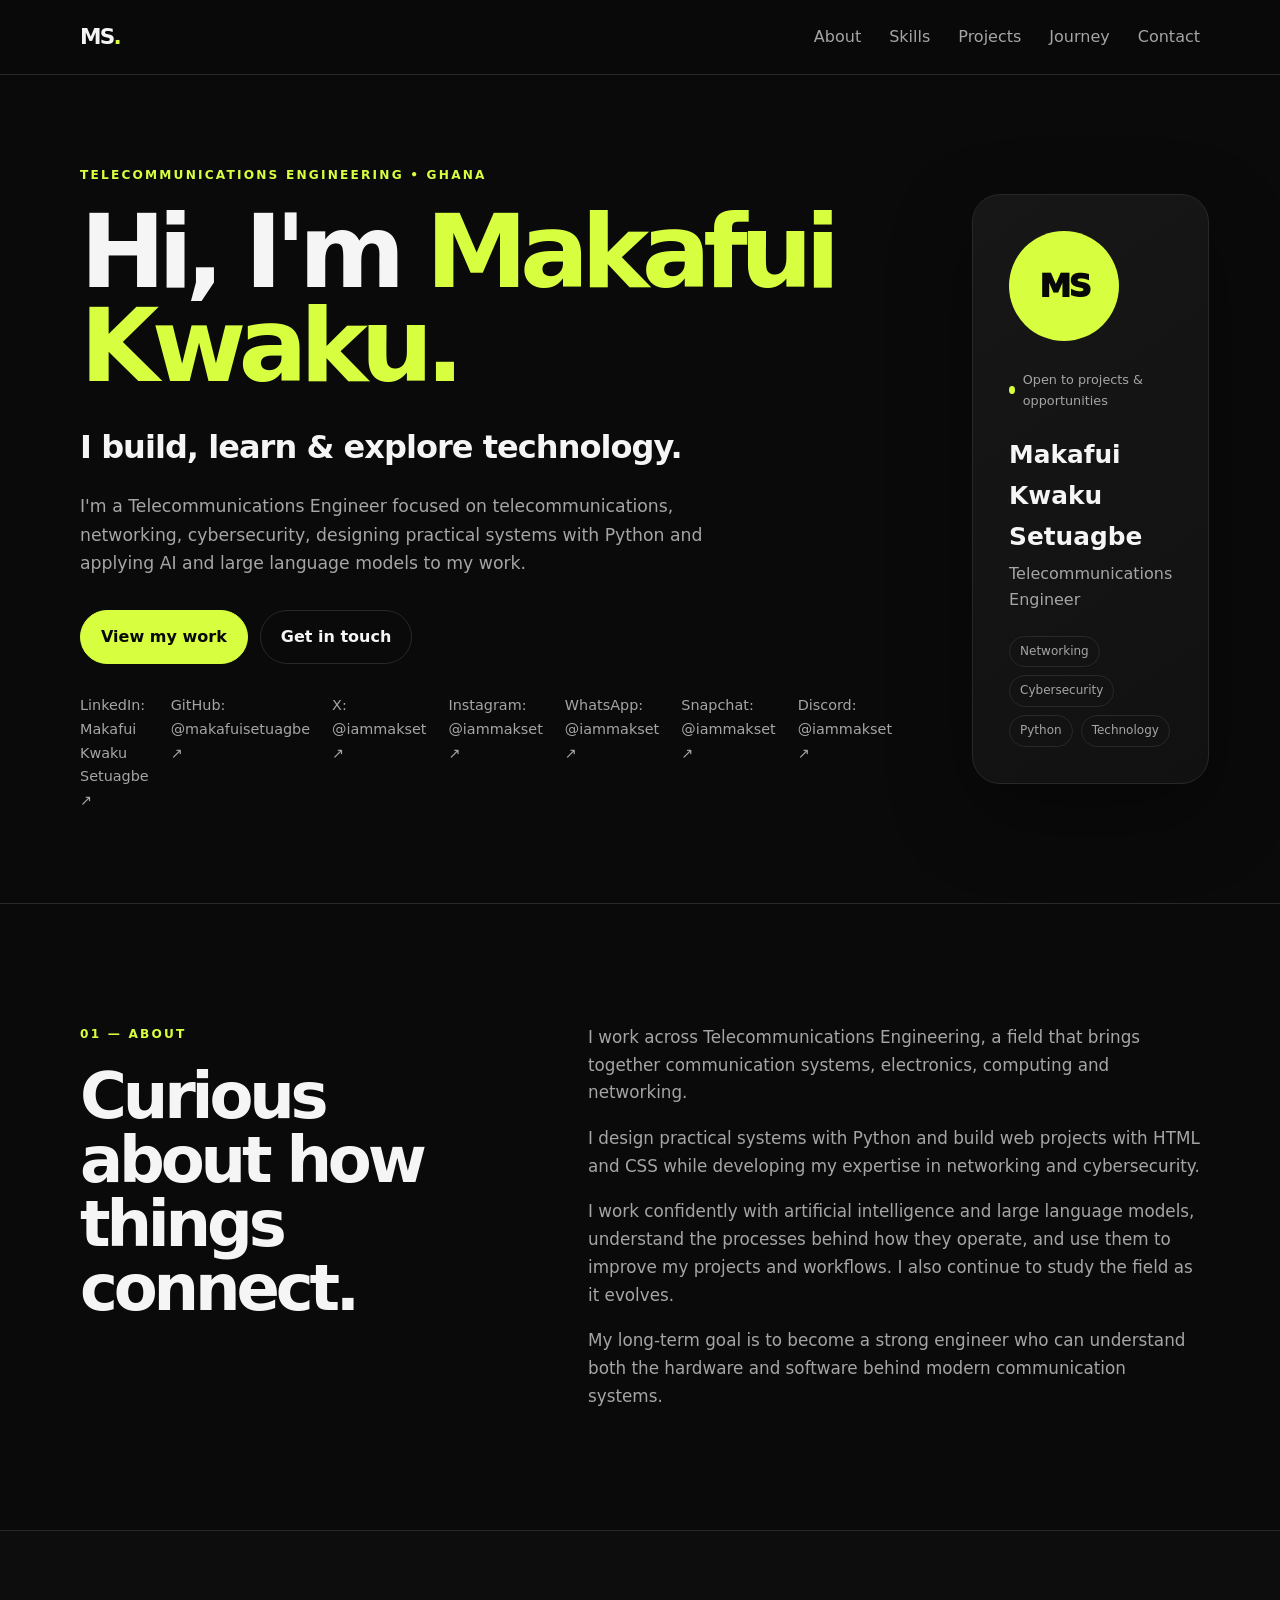
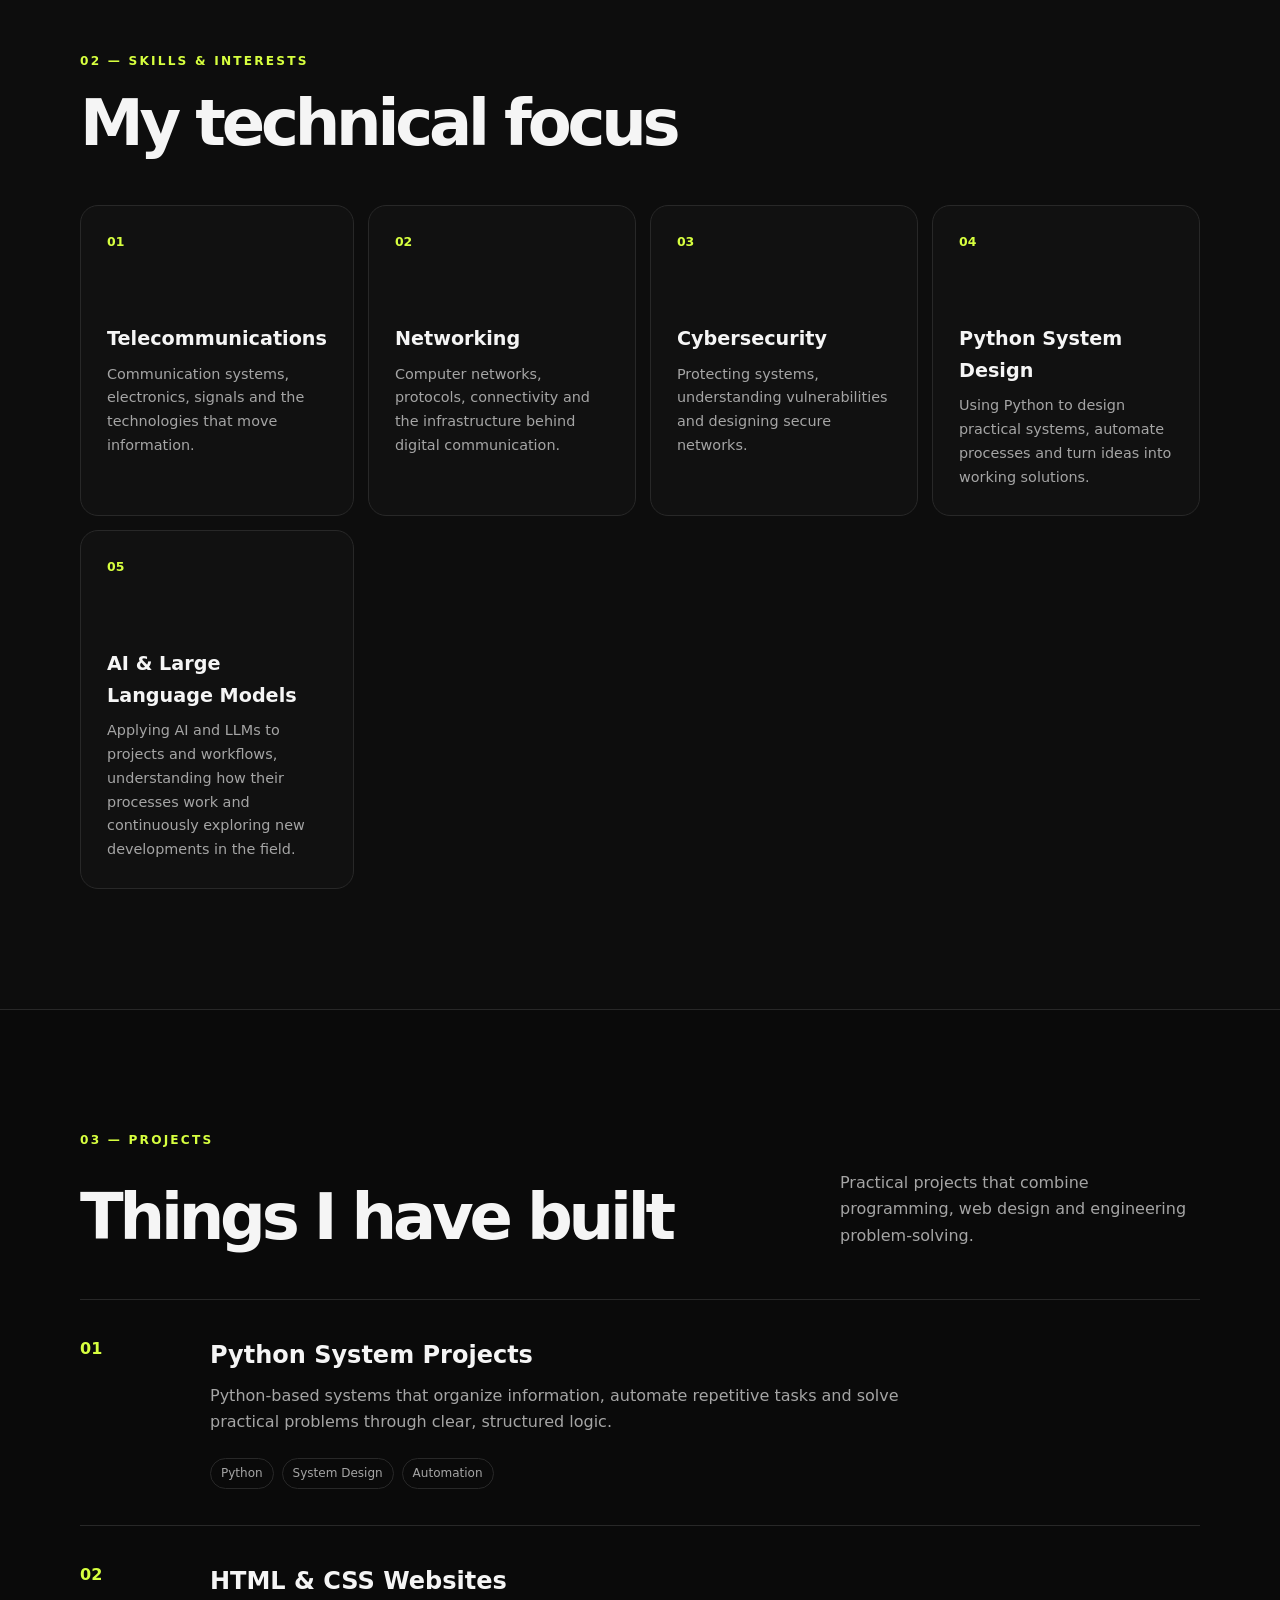
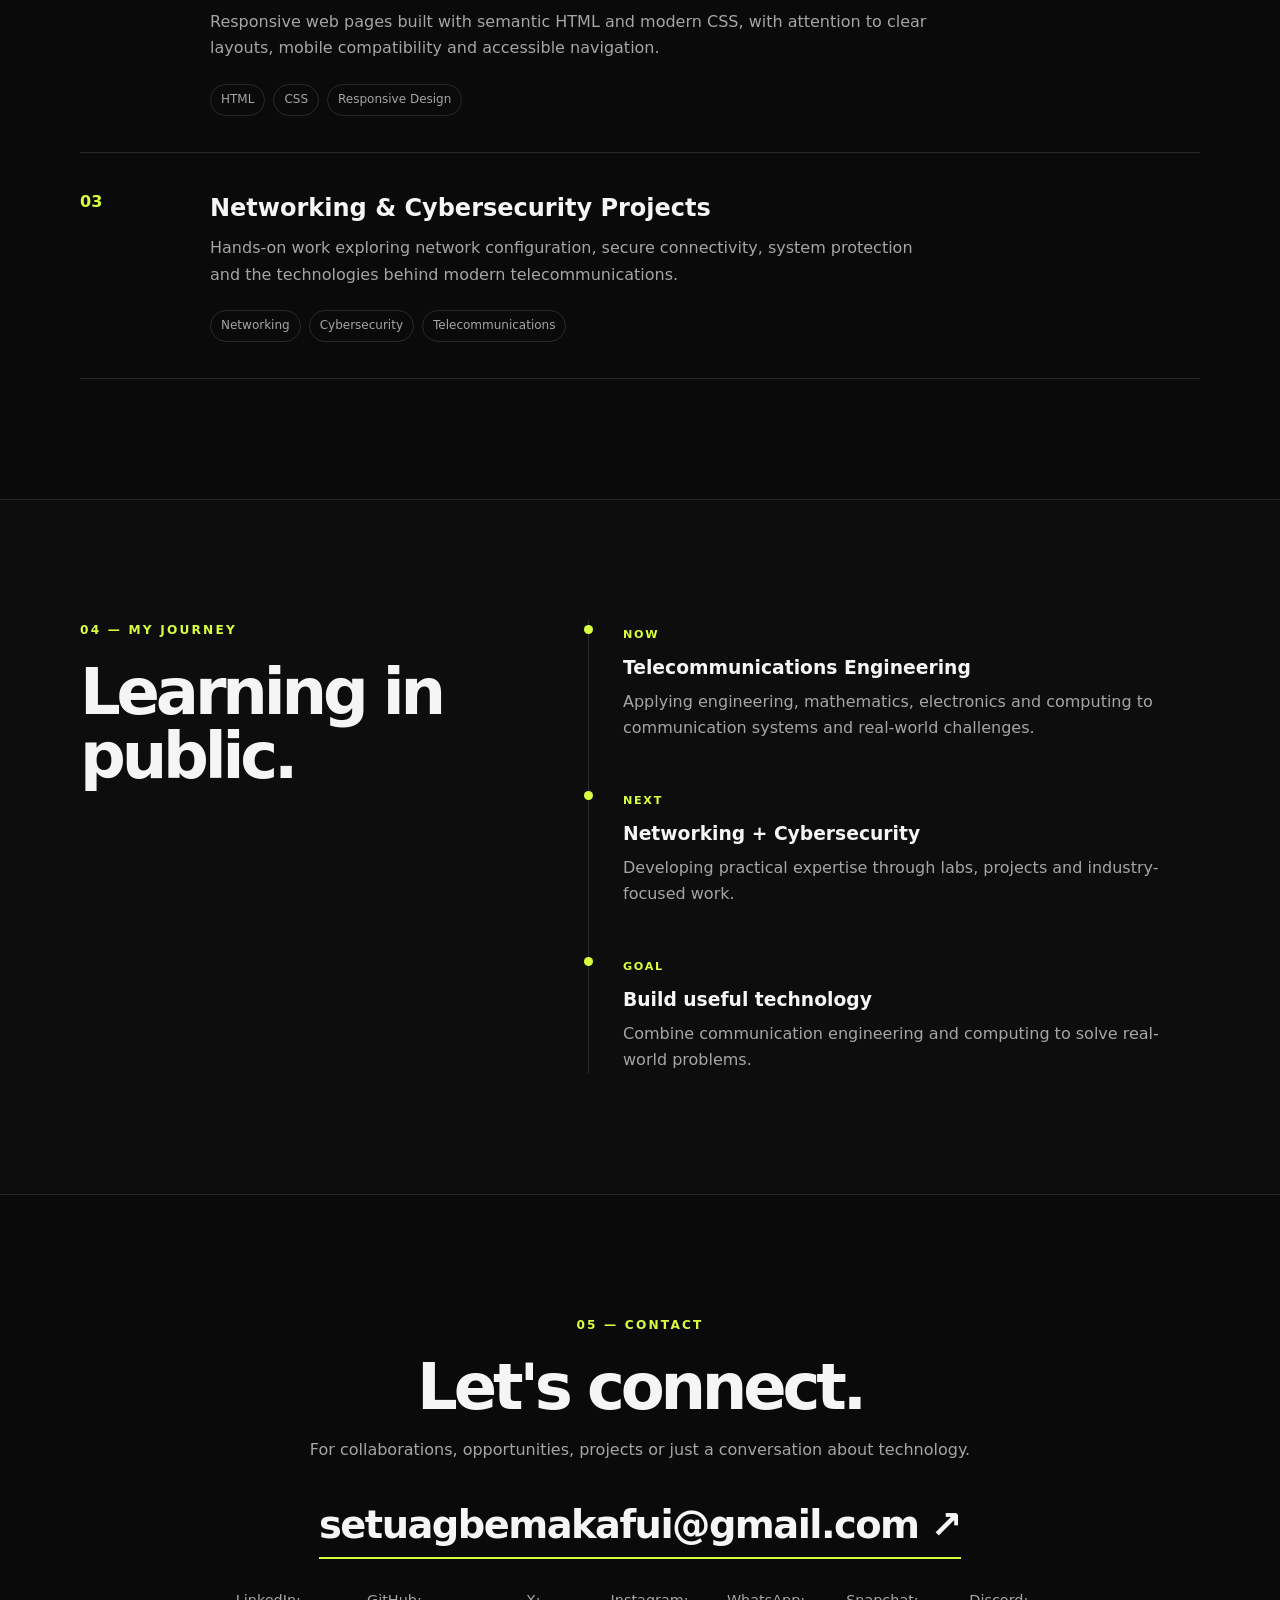
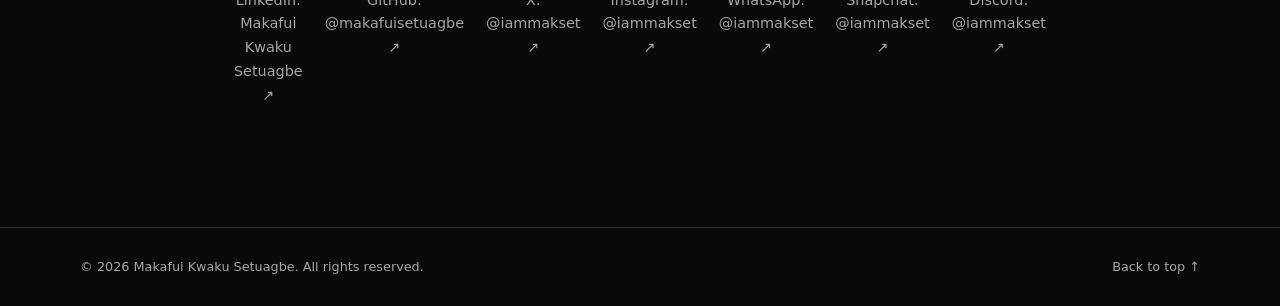
<file: index.html>
<!DOCTYPE html>
<html lang="en">
<head>
  <meta charset="UTF-8">
  <meta name="viewport" content="width=device-width, initial-scale=1.0">
  <title>Makafui Kwaku Setuagbe | Telecommunications Engineer</title>
  <meta name="description" content="Makafui Kwaku Setuagbe is a Telecommunications Engineer in Ghana focused on networking, cybersecurity, Python system design, AI and large language models.">
  <meta name="author" content="Makafui Kwaku Setuagbe">
  <meta name="keywords" content="Makafui Kwaku Setuagbe, Telecommunications Engineering, Networking, Cybersecurity, Python, Artificial Intelligence, AI, Large Language Models, LLMs, Ghana">
  <link rel="canonical" href="https://makafuisetuagbe.github.io/">

  <meta property="og:title" content="Makafui Kwaku Setuagbe | Telecommunications Engineer">
  <meta property="og:description" content="Meet Makafui Kwaku Setuagbe, a Telecommunications Engineer working with networking, cybersecurity, Python systems, AI and large language models.">
  <meta property="og:type" content="website">
  <meta property="og:url" content="https://makafuisetuagbe.github.io/">
  <meta property="og:site_name" content="Makafui Kwaku Setuagbe">

  <meta name="twitter:card" content="summary">
  <meta name="twitter:title" content="Makafui Kwaku Setuagbe | Telecommunications Engineer">
  <meta name="twitter:description" content="Meet Makafui Kwaku Setuagbe, a Telecommunications Engineer working with networking, cybersecurity, Python systems, AI and large language models.">

  <script type="application/ld+json">
  {
    "@context": "https://schema.org",
    "@type": "Person",
    "name": "Makafui Kwaku Setuagbe",
    "url": "https://makafuisetuagbe.github.io/",
    "jobTitle": "Telecommunications Engineer",
    "description": "Telecommunications Engineer focused on telecommunications, networking, cybersecurity, Python system design, artificial intelligence and large language models.",
    "email": "mailto:setuagbemakafui@gmail.com",
    "homeLocation": {
      "@type": "Country",
      "name": "Ghana"
    },
    "sameAs": [
      "https://github.com/makafuisetuagbe",
      "https://x.com/iammakset",
      "https://www.instagram.com/iammakset/",
      "https://www.snapchat.com/add/iammakset",
      "https://wa.me/iammakset"
    ]
  }
  </script>
  <!-- Add the exact LinkedIn profile URL and numeric Discord user-ID link to sameAs when available. -->
  <link rel="stylesheet" href="style.css">
</head>
<body>
  <header class="nav-wrap">
    <nav class="nav container">
      <a class="logo" href="#home">MS<span>.</span></a>
      <button class="menu" aria-label="Open menu">☰</button>
      <div class="nav-links">
        <a href="#about">About</a>
        <a href="#skills">Skills</a>
        <a href="#projects">Projects</a>
        <a href="#journey">Journey</a>
        <a href="#contact">Contact</a>
      </div>
    </nav>
  </header>

  <main>
    <section id="home" class="hero">
      <div class="container hero-grid">
        <div class="hero-copy">
          <p class="eyebrow">TELECOMMUNICATIONS ENGINEERING • GHANA</p>
          <h1>Hi, I'm <span>Makafui Kwaku.</span></h1>
          <h2>I build, learn & explore technology.</h2>
          <p class="lead">
            I'm a Telecommunications Engineer focused on telecommunications, networking,
            cybersecurity, designing practical systems with Python and applying AI and
            large language models to my work.
          </p>
          <div class="actions">
            <a class="btn primary" href="#projects">View my work</a>
            <a class="btn secondary" href="#contact">Get in touch</a>
          </div>
          <div class="quick-links">
            <a href="https://www.linkedin.com/search/results/people/?keywords=Makafui%20Kwaku%20Setuagbe" target="_blank" rel="noopener">LinkedIn: Makafui Kwaku Setuagbe ↗</a>
            <a href="https://github.com/makafuisetuagbe" target="_blank" rel="noopener">GitHub: @makafuisetuagbe ↗</a>
            <a href="https://x.com/iammakset" target="_blank" rel="noopener">X: @iammakset ↗</a>
            <a href="https://www.instagram.com/iammakset/" target="_blank" rel="noopener">Instagram: @iammakset ↗</a>
            <a href="https://wa.me/iammakset" target="_blank" rel="noopener">WhatsApp: @iammakset ↗</a>
            <a href="https://www.snapchat.com/add/iammakset" target="_blank" rel="noopener">Snapchat: @iammakset ↗</a>
            <a href="https://discord.com/app" target="_blank" rel="noopener" title="Find @iammakset on Discord">Discord: @iammakset ↗</a>
          </div>
        </div>

        <div class="profile-card">
          <div class="avatar">MS</div>
          <div class="status"><span></span> Open to projects & opportunities</div>
          <h3>Makafui Kwaku Setuagbe</h3>
          <p>Telecommunications Engineer</p>
          <div class="card-tags">
            <span>Networking</span>
            <span>Cybersecurity</span>
            <span>Python</span>
            <span>Technology</span>
          </div>
        </div>
      </div>
    </section>

    <section id="about" class="section">
      <div class="container two-col">
        <div>
          <p class="eyebrow">01 — ABOUT</p>
          <h2>Curious about how things connect.</h2>
        </div>
        <div class="section-text">
          <p>
            I work across Telecommunications Engineering, a field that brings together
            communication systems, electronics, computing and networking.
          </p>
          <p>
            I design practical systems with Python and build web projects with HTML and
            CSS while developing my expertise in networking and cybersecurity.
          </p>
          <p>
            I work confidently with artificial intelligence and large language models,
            understand the processes behind how they operate, and use them to improve my
            projects and workflows. I also continue to study the field as it evolves.
          </p>
          <p>
            My long-term goal is to become a strong engineer who can understand both
            the hardware and software behind modern communication systems.
          </p>
        </div>
      </div>
    </section>

    <section id="skills" class="section alt">
      <div class="container">
        <p class="eyebrow">02 — SKILLS & INTERESTS</p>
        <h2>My technical focus</h2>
        <div class="cards">
          <article class="card">
            <div class="icon">01</div>
            <h3>Telecommunications</h3>
            <p>Communication systems, electronics, signals and the technologies that move information.</p>
          </article>
          <article class="card">
            <div class="icon">02</div>
            <h3>Networking</h3>
            <p>Computer networks, protocols, connectivity and the infrastructure behind digital communication.</p>
          </article>
          <article class="card">
            <div class="icon">03</div>
            <h3>Cybersecurity</h3>
            <p>Protecting systems, understanding vulnerabilities and designing secure networks.</p>
          </article>
          <article class="card">
            <div class="icon">04</div>
            <h3>Python System Design</h3>
            <p>Using Python to design practical systems, automate processes and turn ideas into working solutions.</p>
          </article>
          <article class="card">
            <div class="icon">05</div>
            <h3>AI & Large Language Models</h3>
            <p>Applying AI and LLMs to projects and workflows, understanding how their processes work and continuously exploring new developments in the field.</p>
          </article>
        </div>
      </div>
    </section>

    <section id="projects" class="section">
      <div class="container">
        <p class="eyebrow">03 — PROJECTS</p>
        <div class="section-heading">
          <h2>Things I have built</h2>
          <p>Practical projects that combine programming, web design and engineering problem-solving.</p>
        </div>

        <div class="project-list">
          <article class="project">
            <div class="project-number">01</div>
            <div>
              <h3>Python System Projects</h3>
              <p>Python-based systems that organize information, automate repetitive tasks and solve practical problems through clear, structured logic.</p>
              <div class="project-tags"><span>Python</span><span>System Design</span><span>Automation</span></div>
            </div>
          </article>

          <article class="project">
            <div class="project-number">02</div>
            <div>
              <h3>HTML & CSS Websites</h3>
              <p>Responsive web pages built with semantic HTML and modern CSS, with attention to clear layouts, mobile compatibility and accessible navigation.</p>
              <div class="project-tags"><span>HTML</span><span>CSS</span><span>Responsive Design</span></div>
            </div>
          </article>

          <article class="project">
            <div class="project-number">03</div>
            <div>
              <h3>Networking & Cybersecurity Projects</h3>
              <p>Hands-on work exploring network configuration, secure connectivity, system protection and the technologies behind modern telecommunications.</p>
              <div class="project-tags"><span>Networking</span><span>Cybersecurity</span><span>Telecommunications</span></div>
            </div>
          </article>
        </div>
      </div>
    </section>

    <section id="journey" class="section alt">
      <div class="container two-col">
        <div>
          <p class="eyebrow">04 — MY JOURNEY</p>
          <h2>Learning in public.</h2>
        </div>
        <div class="timeline">
          <div class="timeline-item">
            <span>NOW</span>
            <div>
              <h3>Telecommunications Engineering</h3>
              <p>Applying engineering, mathematics, electronics and computing to communication systems and real-world challenges.</p>
            </div>
          </div>
          <div class="timeline-item">
            <span>NEXT</span>
            <div>
              <h3>Networking + Cybersecurity</h3>
              <p>Developing practical expertise through labs, projects and industry-focused work.</p>
            </div>
          </div>
          <div class="timeline-item">
            <span>GOAL</span>
            <div>
              <h3>Build useful technology</h3>
              <p>Combine communication engineering and computing to solve real-world problems.</p>
            </div>
          </div>
        </div>
      </div>
    </section>

    <section id="contact" class="section contact">
      <div class="container contact-box">
        <p class="eyebrow">05 — CONTACT</p>
        <h2>Let's connect.</h2>
        <p>For collaborations, opportunities, projects or just a conversation about technology.</p>
        <!-- Replace the email below with your real public email before publishing. -->
        <a class="email" href="mailto:setuagbemakafui@gmail.com">setuagbemakafui@gmail.com ↗</a>
        <div class="quick-links bottom">
          <a href="https://www.linkedin.com/search/results/people/?keywords=Makafui%20Kwaku%20Setuagbe" target="_blank" rel="noopener">LinkedIn: Makafui Kwaku Setuagbe ↗</a>
          <a href="https://github.com/makafuisetuagbe" target="_blank" rel="noopener">GitHub: @makafuisetuagbe ↗</a>
          <a href="https://x.com/iammakset" target="_blank" rel="noopener">X: @iammakset ↗</a>
          <a href="https://www.instagram.com/iammakset/" target="_blank" rel="noopener">Instagram: @iammakset ↗</a>
          <a href="https://wa.me/iammakset" target="_blank" rel="noopener">WhatsApp: @iammakset ↗</a>
          <a href="https://www.snapchat.com/add/iammakset" target="_blank" rel="noopener">Snapchat: @iammakset ↗</a>
          <a href="https://discord.com/app" target="_blank" rel="noopener" title="Find @iammakset on Discord">Discord: @iammakset ↗</a>
        </div>
      </div>
    </section>
  </main>

  <footer>
    <div class="container footer-inner">
      <p>© <span id="year"></span> Makafui Kwaku Setuagbe. All rights reserved.</p>
      <a href="#home">Back to top ↑</a>
    </div>
  </footer>

  <script>
    document.getElementById("year").textContent = new Date().getFullYear();

    const menu = document.querySelector(".menu");
    const links = document.querySelector(".nav-links");
    menu.addEventListener("click", () => links.classList.toggle("open"));
    document.querySelectorAll(".nav-links a").forEach(link => {
      link.addEventListener("click", () => links.classList.remove("open"));
    });
  </script>
</body>
</html>
</file>
<file: style.css>
:root {
  --bg: #0a0a0a;
  --surface: #111111;
  --surface-2: #171717;
  --text: #f5f5f5;
  --muted: #a5a5a5;
  --line: #282828;
  --accent: #d7ff3f;
  --max: 1120px;
}

* { box-sizing: border-box; margin: 0; padding: 0; }

html { scroll-behavior: smooth; }

body {
  font-family: Inter, ui-sans-serif, system-ui, -apple-system, BlinkMacSystemFont, "Segoe UI", sans-serif;
  background: var(--bg);
  color: var(--text);
  line-height: 1.65;
}

a { color: inherit; text-decoration: none; }

.container { width: min(92%, var(--max)); margin: 0 auto; }

.nav-wrap {
  position: sticky;
  top: 0;
  z-index: 20;
  background: rgba(10,10,10,.88);
  backdrop-filter: blur(14px);
  border-bottom: 1px solid var(--line);
}

.nav {
  min-height: 74px;
  display: flex;
  align-items: center;
  justify-content: space-between;
}

.logo {
  font-size: 1.35rem;
  font-weight: 900;
  letter-spacing: -.08em;
}
.logo span { color: var(--accent); }

.nav-links { display: flex; gap: 28px; }
.nav-links a, .quick-links a { color: var(--muted); transition: .2s ease; }
.nav-links a:hover, .quick-links a:hover { color: var(--text); }

.menu { display: none; background: none; color: var(--text); border: 0; font-size: 1.5rem; }

.hero {
  min-height: calc(100vh - 74px);
  display: grid;
  align-items: center;
  border-bottom: 1px solid var(--line);
}

.hero-grid {
  display: grid;
  grid-template-columns: 1.25fr .75fr;
  gap: 80px;
  align-items: center;
  padding: 90px 0;
}

.eyebrow {
  color: var(--accent);
  font-size: .76rem;
  font-weight: 800;
  letter-spacing: .18em;
  margin-bottom: 20px;
}

h1 {
  font-size: clamp(3.4rem, 8vw, 7.5rem);
  line-height: .92;
  letter-spacing: -.075em;
  max-width: 850px;
}
h1 span { color: var(--accent); }

.hero h2 {
  margin-top: 28px;
  font-size: clamp(1.35rem, 2.5vw, 2rem);
  letter-spacing: -.03em;
}

.lead {
  max-width: 650px;
  margin-top: 18px;
  color: var(--muted);
  font-size: 1.08rem;
}

.actions { display: flex; gap: 12px; margin-top: 32px; flex-wrap: wrap; }

.btn {
  display: inline-flex;
  padding: 13px 20px;
  border: 1px solid var(--line);
  border-radius: 999px;
  font-weight: 800;
  transition: transform .2s ease, background .2s ease;
}
.btn:hover { transform: translateY(-2px); }
.btn.primary { background: var(--accent); color: #080808; border-color: var(--accent); }
.btn.secondary:hover { background: var(--surface-2); }

.quick-links { display: flex; gap: 22px; margin-top: 30px; font-size: .9rem; }

.profile-card {
  background: linear-gradient(145deg, var(--surface-2), var(--surface));
  border: 1px solid var(--line);
  padding: 36px;
  border-radius: 28px;
  box-shadow: 0 30px 80px rgba(0,0,0,.35);
}

.avatar {
  width: 110px;
  height: 110px;
  display: grid;
  place-items: center;
  border-radius: 50%;
  background: var(--accent);
  color: #080808;
  font-size: 2rem;
  font-weight: 950;
  letter-spacing: -.08em;
  margin-bottom: 28px;
}

.status {
  display: inline-flex;
  align-items: center;
  gap: 8px;
  color: var(--muted);
  font-size: .8rem;
  margin-bottom: 24px;
}
.status span {
  width: 8px; height: 8px; border-radius: 50%;
  background: var(--accent);
}

.profile-card h3 { font-size: 1.55rem; }
.profile-card p { color: var(--muted); margin-top: 3px; }

.card-tags, .project-tags {
  display: flex;
  gap: 8px;
  flex-wrap: wrap;
  margin-top: 22px;
}
.card-tags span, .project-tags span {
  padding: 5px 10px;
  border: 1px solid var(--line);
  border-radius: 999px;
  color: var(--muted);
  font-size: .75rem;
}

.section { padding: 120px 0; border-bottom: 1px solid var(--line); }
.alt { background: #0d0d0d; }

.two-col {
  display: grid;
  grid-template-columns: .8fr 1.2fr;
  gap: 100px;
}

.section h2 {
  font-size: clamp(2.2rem, 5vw, 4.4rem);
  line-height: 1;
  letter-spacing: -.065em;
}

.section-text { max-width: 700px; color: var(--muted); font-size: 1.05rem; }
.section-text p + p { margin-top: 18px; }

.cards {
  display: grid;
  grid-template-columns: repeat(4, 1fr);
  gap: 14px;
  margin-top: 50px;
}

.card {
  min-height: 260px;
  background: var(--surface);
  border: 1px solid var(--line);
  border-radius: 18px;
  padding: 26px;
  transition: transform .2s ease, border-color .2s ease;
}
.card:hover { transform: translateY(-5px); border-color: #444; }
.icon { color: var(--accent); font-weight: 900; font-size: .78rem; }
.card h3 { margin-top: 70px; font-size: 1.2rem; }
.card p { color: var(--muted); font-size: .9rem; margin-top: 8px; }

.section-heading {
  display: flex;
  justify-content: space-between;
  align-items: end;
  gap: 30px;
}
.section-heading p { max-width: 360px; color: var(--muted); }

.project-list { margin-top: 50px; border-top: 1px solid var(--line); }
.project {
  display: grid;
  grid-template-columns: 100px 1fr;
  gap: 30px;
  padding: 36px 0;
  border-bottom: 1px solid var(--line);
}
.project-number { color: var(--accent); font-weight: 900; }
.project h3 { font-size: 1.5rem; }
.project p { max-width: 720px; color: var(--muted); margin-top: 7px; }

.timeline { border-left: 1px solid var(--line); }
.timeline-item {
  position: relative;
  padding: 0 0 44px 34px;
}
.timeline-item:last-child { padding-bottom: 0; }
.timeline-item::before {
  content: "";
  position: absolute;
  left: -5px; top: 5px;
  width: 9px; height: 9px;
  border-radius: 50%;
  background: var(--accent);
}
.timeline-item > span {
  color: var(--accent);
  font-size: .7rem;
  font-weight: 900;
  letter-spacing: .15em;
}
.timeline-item h3 { margin-top: 7px; }
.timeline-item p { color: var(--muted); margin-top: 5px; }

.contact { text-align: center; }
.contact-box { max-width: 780px; }
.contact p:not(.eyebrow) { color: var(--muted); margin: 18px auto 0; }
.email {
  display: inline-block;
  font-size: clamp(1.3rem, 4vw, 2.4rem);
  font-weight: 850;
  letter-spacing: -.04em;
  margin-top: 30px;
  border-bottom: 2px solid var(--accent);
}
.bottom { justify-content: center; }

footer { padding: 28px 0; color: var(--muted); font-size: .8rem; }
.footer-inner { display: flex; justify-content: space-between; gap: 20px; }

@media (max-width: 850px) {
  .hero-grid, .two-col { grid-template-columns: 1fr; gap: 50px; }
  .cards { grid-template-columns: 1fr 1fr; }
  .hero { min-height: auto; }
  .hero-grid { padding: 75px 0; }
  .section { padding: 85px 0; }
}

@media (max-width: 620px) {
  .menu { display: block; }
  .nav-links {
    display: none;
    position: absolute;
    top: 74px; left: 0; right: 0;
    padding: 20px 4%;
    background: var(--bg);
    border-bottom: 1px solid var(--line);
    flex-direction: column;
    gap: 16px;
  }
  .nav-links.open { display: flex; }
  .cards { grid-template-columns: 1fr; }
  .profile-card { padding: 28px; }
  .project { grid-template-columns: 50px 1fr; gap: 10px; }
  .section-heading { display: block; }
  .section-heading p { margin-top: 16px; }
  .footer-inner { flex-direction: column; }
}
</file>
